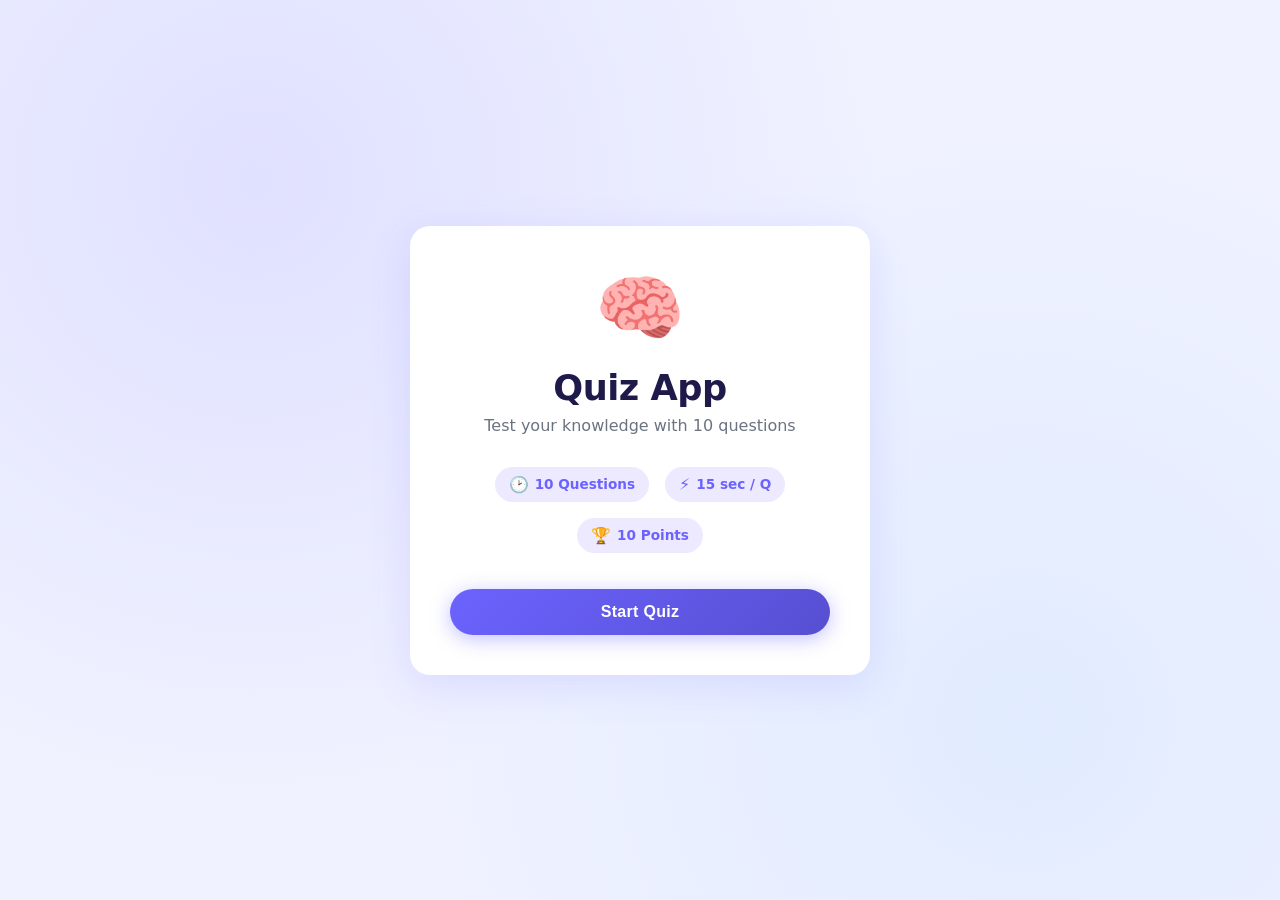
<file: index.html>
<!DOCTYPE html>
<html lang="en">
<head>
    <meta charset="UTF-8">
    <meta name="viewport" content="width=device-width, initial-scale=1.0">
    <title>Quiz App</title>
    <link rel="stylesheet" href="quiz.css">
</head>
<body>

    <!-- START SCREEN -->
    <div class="screen" id="start-screen">
        <div class="card start-card">
            <div class="quiz-icon">&#129504;</div>
            <h1 class="quiz-title">Quiz App</h1>
            <p class="quiz-subtitle">Test your knowledge with 10 questions</p>
            <div class="info-row">
                <div class="info-item">
                    <span class="info-icon">&#128337;</span>
                    <span>10 Questions</span>
                </div>
                <div class="info-item">
                    <span class="info-icon">&#9889;</span>
                    <span>15 sec / Q</span>
                </div>
                <div class="info-item">
                    <span class="info-icon">&#127942;</span>
                    <span>10 Points</span>
                </div>
            </div>
            <button class="btn btn-primary" id="start-btn" onclick="render_questions()">Start Quiz</button>
        </div>
    </div>

    <!-- QUIZ SCREEN -->
    <div class="screen hidden" id="quiz-screen">
        <div class="quiz-container">

            <!-- Top Bar -->
            <div class="quiz-topbar">
                <div class="progress-info">
                    <span class="question-counter">Question <span id="current-q">1</span> of <span id="total-q">10</span></span>
                </div>
                <div class="score-badge">
                    Score: <span id="score">0</span>
                </div>
                <div class="timer-wrap">
                    <div class="timer-circle">
                        <span id="timer">15</span>
                    </div>
                </div>
            </div>

            <!-- Progress Bar -->
            <div class="progress-bar-wrap">
                <div class="progress-bar" id="progress-bar" style="width: 10%"></div>
            </div>

            <!-- Question Card -->
            <div class="card question-card" id="question-card">
                

                <!-- Options -->

                
            </div>

        </div>
    </div>

    <!-- RESULT SCREEN -->
    <div class="screen hidden" id="result-screen">
        <div class="card result-card">

            <div class="result-icon" id="result-icon">&#127942;</div>
            <h2 class="result-title" id="result-title">Excellent!</h2>
            <p class="result-subtitle" id="result-subtitle">You really know your stuff!</p>

            <div class="score-display">
                <div class="score-circle">
                    <span class="score-number" id="final-score">8</span>
                    <span class="score-total">/ 10</span>
                </div>
            </div>

            <div class="stats-row">
                <div class="stat-box correct-stat">
                    <span class="stat-num" id="correct-count">8</span>
                    <span class="stat-label">Correct</span>
                </div>
                <div class="stat-box wrong-stat">
                    <span class="stat-num" id="wrong-count">2</span>
                    <span class="stat-label">Wrong</span>
                </div>
            </div>

            <div class="result-actions">
                <button class="btn btn-primary" id="retry-btn" onclick="playAgain()">&#128257; Play Again</button>
                <button class="btn btn-outline" id="review-btn" onclick="showReview()">&#128203; Review Answers</button>
            </div>

        </div>
    </div>

    <!-- REVIEW SCREEN -->
    <div class="screen hidden" id="review-screen">
        <div class="quiz-container">
            <div class="card review-card">
                <div class="review-topbar">
                    <h2 class="review-title">&#128203; Answer Review</h2>
                    <button class="btn btn-primary btn-sm" onclick="playAgain()">&#128257; Play Again</button>
                </div>
                <div id="review-list" class="review-list"></div>
            </div>
        </div>
    </div>

    <script src="quiz.js"></script>
</body>
</html>
</file>
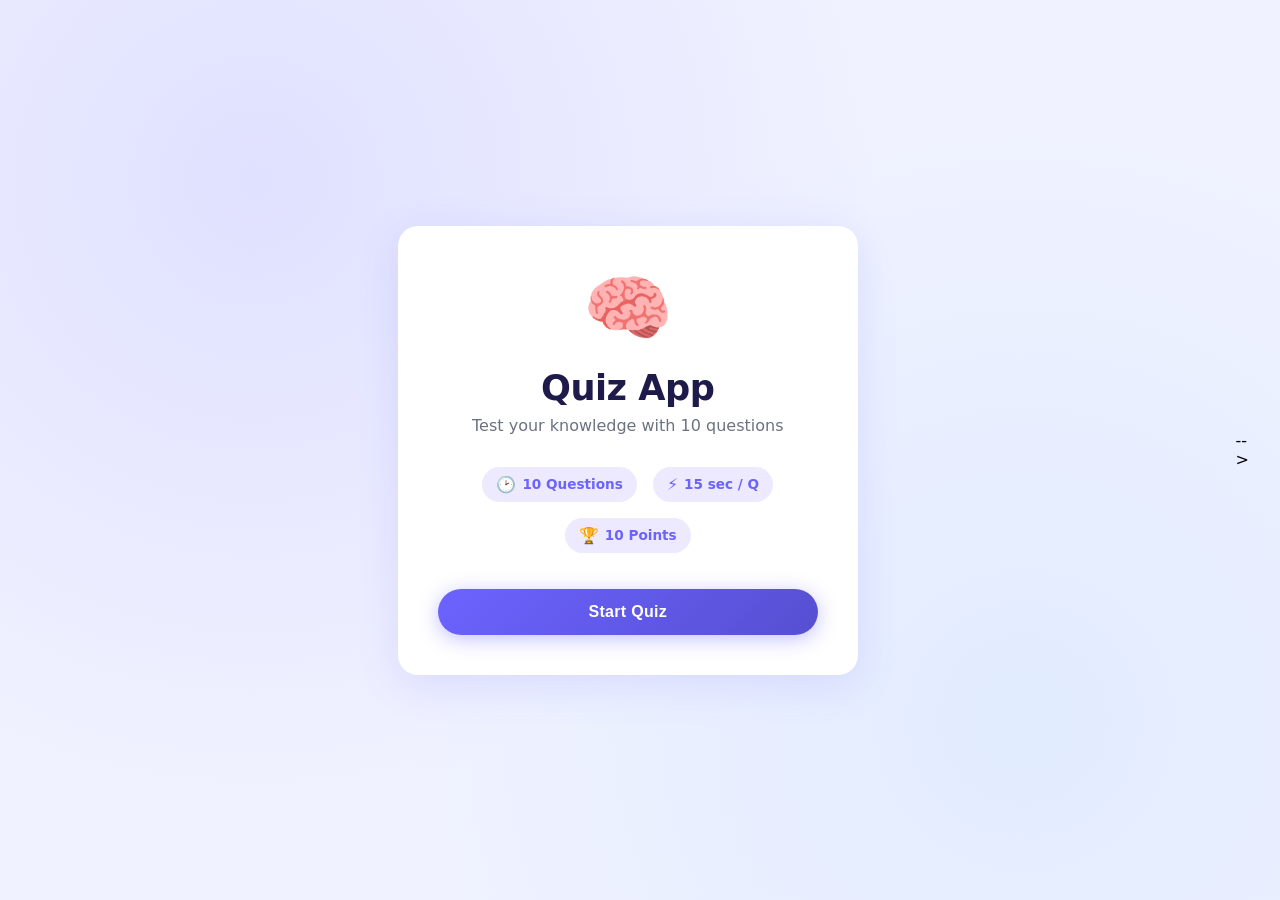
<file: quiz.html>
<!DOCTYPE html>
<html lang="en">
<head>
    <meta charset="UTF-8">
    <meta name="viewport" content="width=device-width, initial-scale=1.0">
    <title>Quiz App</title>
    <link rel="stylesheet" href="quiz.css">
</head>
<body>

    <!-- START SCREEN -->
    <div class="screen" id="start-screen">
        <div class="card start-card">
            <div class="quiz-icon">&#129504;</div>
            <h1 class="quiz-title">Quiz App</h1>
            <p class="quiz-subtitle">Test your knowledge with 10 questions</p>
            <div class="info-row">
                <div class="info-item">
                    <span class="info-icon">&#128337;</span>
                    <span>10 Questions</span>
                </div>
                <div class="info-item">
                    <span class="info-icon">&#9889;</span>
                    <span>15 sec / Q</span>
                </div>
                <div class="info-item">
                    <span class="info-icon">&#127942;</span>
                    <span>10 Points</span>
                </div>
            </div>
            <button class="btn btn-primary" id="start-btn" onclick="render_questions()">Start Quiz</button>
        </div>
    </div>

    <!-- QUIZ SCREEN -->
    <div class="screen hidden" id="quiz-screen">
        <div class="quiz-container">

            <!-- Top Bar -->
            <div class="quiz-topbar">
                <div class="progress-info">
                    <span class="question-counter">Question <span id="current-q">1</span> of <span id="total-q">10</span></span>
                </div>
                <div class="score-badge">
                    Score: <span id="score">0</span>
                </div>
                <div class="timer-wrap">
                    <div class="timer-circle">
                        <span id="timer">15</span>
                    </div>
                </div>
            </div>

            <!-- Progress Bar -->
            <div class="progress-bar-wrap">
                <div class="progress-bar" id="progress-bar" style="width: 10%"></div>
            </div>

            <!-- Question Card -->
            <div class="card question-card" id="question-card">
                

                <!-- Options -->

                
            </div>

        </div>
    </div>

    <!-- RESULT SCREEN -->
    <div class="screen hidden" id="result-screen">
        <div class="card result-card">

            <div class="result-icon" id="result-icon">&#127942;</div>
            <h2 class="result-title" id="result-title">Excellent!</h2>
            <p class="result-subtitle" id="result-subtitle">You really know your stuff!</p>

            <div class="score-display">
                <div class="score-circle">
                    <span class="score-number" id="final-score">8</span>
                    <span class="score-total">/ 10</span>
                </div>
            </div>

            <div class="stats-row">
                <div class="stat-box correct-stat">
                    <span class="stat-num" id="correct-count">8</span>
                    <span class="stat-label">Correct</span>
                </div>
                <div class="stat-box wrong-stat">
                    <span class="stat-num" id="wrong-count">2</span>
                    <span class="stat-label">Wrong</span>
                </div>
            </div>

            <div class="result-actions">
                <button class="btn btn-primary" id="retry-btn" onclick="playAgain()">&#128257; Play Again</button>
                <button class="btn btn-outline" id="review-btn" onclick="showReview()">&#128203; Review Answers</button>
            </div>

        </div>
    </div>

    <!-- REVIEW SCREEN -->
    <div class="screen hidden" id="review-screen">
        <div class="quiz-container">
            <div class="card review-card">
                <div class="review-topbar">
                    <h2 class="review-title">&#128203; Answer Review</h2>
                    <button class="btn btn-primary btn-sm" onclick="playAgain()">&#128257; Play Again</button>
                </div>
                <div id="review-list" class="review-list"></div>
            </div>
        </div>
    </div>

    <script src="quiz.js"></script>
</body>
</html> -->
</file>
<file: quiz.css>
/* ===================== RESET & BASE ===================== */
*, *::before, *::after {
    margin: 0;
    padding: 0;
    box-sizing: border-box;
}

:root {
    --primary: #6c63ff;
    --primary-dark: #564fd1;
    --primary-light: #ede9ff;
    --success: #22c55e;
    --success-light: #dcfce7;
    --danger: #ef4444;
    --danger-light: #fee2e2;
    --warning: #f59e0b;
    --warning-light: #fef3c7;
    --bg: #f0f2ff;
    --card-bg: #ffffff;
    --text: #1e1b4b;
    --text-muted: #6b7280;
    --border: #e5e7eb;
    --shadow: 0 10px 40px rgba(108, 99, 255, 0.15);
    --shadow-sm: 0 2px 12px rgba(0, 0, 0, 0.08);
    --radius: 20px;
    --radius-sm: 12px;
    --transition: 0.25s ease;
}

body {
    font-family: 'Segoe UI', system-ui, -apple-system, sans-serif;
    background: var(--bg);
    min-height: 100vh;
    display: flex;
    align-items: center;
    justify-content: center;
    padding: 20px;
    background-image:
        radial-gradient(circle at 20% 20%, rgba(108, 99, 255, 0.12) 0%, transparent 50%),
        radial-gradient(circle at 80% 80%, rgba(99, 179, 255, 0.10) 0%, transparent 50%);
}

/* ===================== SCREENS ===================== */
.screen {
    width: 100%;
    display: flex;
    align-items: center;
    justify-content: center;
}

.hidden {
    display: none !important;
}

/* ===================== CARD ===================== */
.card {
    background: var(--card-bg);
    border-radius: var(--radius);
    box-shadow: var(--shadow);
    padding: 40px;
    width: 100%;
}

/* ===================== START SCREEN ===================== */
.start-card {
    max-width: 460px;
    text-align: center;
}

.quiz-icon {
    font-size: 72px;
    margin-bottom: 16px;
    display: block;
    animation: float 3s ease-in-out infinite;
}

@keyframes float {
    0%, 100% { transform: translateY(0); }
    50% { transform: translateY(-10px); }
}

.quiz-title {
    font-size: 2.2rem;
    font-weight: 800;
    color: var(--text);
    margin-bottom: 8px;
    letter-spacing: -0.5px;
}

.quiz-subtitle {
    color: var(--text-muted);
    font-size: 1rem;
    margin-bottom: 32px;
}

.info-row {
    display: flex;
    justify-content: center;
    gap: 16px;
    margin-bottom: 36px;
    flex-wrap: wrap;
}

.info-item {
    display: flex;
    align-items: center;
    gap: 6px;
    background: var(--primary-light);
    color: var(--primary);
    font-size: 0.85rem;
    font-weight: 600;
    padding: 8px 14px;
    border-radius: 50px;
}

.info-icon {
    font-size: 1rem;
}

/* ===================== BUTTONS ===================== */
.btn {
    display: inline-flex;
    align-items: center;
    justify-content: center;
    gap: 8px;
    padding: 14px 32px;
    border-radius: 50px;
    font-size: 1rem;
    font-weight: 700;
    cursor: pointer;
    border: none;
    transition: all var(--transition);
    letter-spacing: 0.3px;
}

.btn-primary {
    background: linear-gradient(135deg, var(--primary), var(--primary-dark));
    color: #fff;
    box-shadow: 0 4px 20px rgba(108, 99, 255, 0.4);
    width: 100%;
}

.btn-primary:hover {
    transform: translateY(-2px);
    box-shadow: 0 8px 28px rgba(108, 99, 255, 0.5);
}

.btn-primary:active {
    transform: translateY(0);
}

.btn-outline {
    background: transparent;
    color: var(--primary);
    border: 2px solid var(--primary);
}

.btn-outline:hover {
    background: var(--primary-light);
    transform: translateY(-2px);
}

/* ===================== QUIZ SCREEN ===================== */
.quiz-container {
    width: 100%;
    max-width: 640px;
    display: flex;
    flex-direction: column;
    gap: 16px;
}

/* Top Bar */
.quiz-topbar {
    display: flex;
    align-items: center;
    justify-content: space-between;
    padding: 0 4px;
}

.question-counter {
    font-size: 0.9rem;
    font-weight: 600;
    color: var(--text-muted);
}

.score-badge {
    background: var(--primary-light);
    color: var(--primary);
    font-weight: 700;
    font-size: 0.9rem;
    padding: 6px 16px;
    border-radius: 50px;
}

.timer-wrap {
    display: flex;
    align-items: center;
}

.timer-circle {
    width: 52px;
    height: 52px;
    border-radius: 50%;
    border: 3px solid var(--primary);
    display: flex;
    align-items: center;
    justify-content: center;
    font-size: 1.1rem;
    font-weight: 800;
    color: var(--primary);
    background: var(--primary-light);
    transition: all var(--transition);
}

.timer-circle.warning {
    border-color: var(--warning);
    color: var(--warning);
    background: var(--warning-light);
}

.timer-circle.danger {
    border-color: var(--danger);
    color: var(--danger);
    background: var(--danger-light);
    animation: pulse 0.8s ease-in-out infinite;
}

@keyframes pulse {
    0%, 100% { transform: scale(1); }
    50% { transform: scale(1.1); }
}

/* Progress Bar */
.progress-bar-wrap {
    background: var(--border);
    border-radius: 50px;
    height: 8px;
    overflow: hidden;
}

.progress-bar {
    height: 100%;
    background: linear-gradient(90deg, var(--primary), #a78bfa);
    border-radius: 50px;
    transition: width 0.5s ease;
}

/* Question Card */
.question-card {
    padding: 32px;
    position: relative;
}

.question-number-tag {
    display: inline-block;
    background: var(--primary-light);
    color: var(--primary);
    font-weight: 800;
    font-size: 0.8rem;
    padding: 4px 12px;
    border-radius: 50px;
    margin-bottom: 16px;
    text-transform: uppercase;
    letter-spacing: 1px;
}

.question-text {
    font-size: 1.25rem;
    font-weight: 700;
    color: var(--text);
    line-height: 1.5;
    margin-bottom: 28px;
}

/* Options */
.options-grid {
    display: grid;
    grid-template-columns: 1fr 1fr;
    gap: 12px;
    margin-bottom: 20px;
}

.option-btn {
    display: flex;
    align-items: center;
    gap: 12px;
    padding: 14px 18px;
    background: #f8f9ff;
    border: 2px solid var(--border);
    border-radius: var(--radius-sm);
    cursor: pointer;
    transition: all var(--transition);
    text-align: left;
    font-family: inherit;
}

.option-btn:hover:not(:disabled) {
    border-color: var(--primary);
    background: var(--primary-light);
    transform: translateY(-2px);
    box-shadow: var(--shadow-sm);
}

.option-btn.selected {
    border-color: var(--primary);
    background: var(--primary-light);
}

.option-btn.correct {
    border-color: var(--success);
    background: var(--success-light);
}

.option-btn.wrong {
    border-color: var(--danger);
    background: var(--danger-light);
}

.option-letter {
    display: flex;
    align-items: center;
    justify-content: center;
    width: 30px;
    height: 30px;
    min-width: 30px;
    border-radius: 8px;
    background: white;
    border: 2px solid var(--border);
    font-weight: 800;
    font-size: 0.85rem;
    color: var(--text-muted);
    transition: all var(--transition);
}

.option-btn.selected .option-letter {
    background: var(--primary);
    border-color: var(--primary);
    color: white;
}

.option-btn.correct .option-letter {
    background: var(--success);
    border-color: var(--success);
    color: white;
}

.option-btn.wrong .option-letter {
    background: var(--danger);
    border-color: var(--danger);
    color: white;
}

.option-text {
    font-size: 0.95rem;
    font-weight: 600;
    color: var(--text);
}

/* Feedback */
.feedback {
    display: flex;
    align-items: center;
    gap: 10px;
    padding: 12px 18px;
    border-radius: var(--radius-sm);
    font-weight: 600;
    font-size: 0.95rem;
    margin-top: 8px;
}

.correct-feedback {
    background: var(--success-light);
    color: #15803d;
    border: 1px solid #bbf7d0;
}


.wrong-feedback {
    background: var(--danger-light);
    color: #b91c1c;
    border: 1px solid #fecaca;
}

.feedback.hidden {
    display: none !important;
}

.feedback-icon {
    font-size: 1.1rem;
}

/* Navigation */
.quiz-nav {
    display: flex;
    gap: 12px;
}

.quiz-nav .btn {
    flex: 1;
}

/* ===================== RESULT SCREEN ===================== */
.result-card {
    max-width: 460px;
    text-align: center;
}

.result-icon {
    font-size: 72px;
    display: block;
    margin-bottom: 12px;
    animation: bounceIn 0.6s ease;
}

@keyframes bounceIn {
    0% { transform: scale(0.3); opacity: 0; }
    60% { transform: scale(1.1); }
    100% { transform: scale(1); opacity: 1; }
}

.result-title {
    font-size: 2rem;
    font-weight: 800;
    color: var(--text);
    margin-bottom: 6px;
}

.result-subtitle {
    color: var(--text-muted);
    margin-bottom: 28px;
}

.score-display {
    display: flex;
    justify-content: center;
    margin-bottom: 28px;
}

.score-circle {
    width: 130px;
    height: 130px;
    border-radius: 50%;
    background: linear-gradient(135deg, var(--primary), #a78bfa);
    display: flex;
    flex-direction: column;
    align-items: center;
    justify-content: center;
    box-shadow: 0 8px 32px rgba(108, 99, 255, 0.4);
}

.score-number {
    font-size: 2.8rem;
    font-weight: 900;
    color: white;
    line-height: 1;
}

.score-total {
    font-size: 1rem;
    color: rgba(255,255,255,0.8);
    font-weight: 600;
}

.stats-row {
    display: flex;
    gap: 12px;
    margin-bottom: 32px;
}

.stat-box {
    flex: 1;
    padding: 16px 10px;
    border-radius: var(--radius-sm);
    display: flex;
    flex-direction: column;
    align-items: center;
    gap: 4px;
}

.correct-stat {
    background: var(--success-light);
    border: 1px solid #bbf7d0;
}

.wrong-stat {
    background: var(--danger-light);
    border: 1px solid #fecaca;
}

.skip-stat {
    background: var(--warning-light);
    border: 1px solid #fde68a;
}

.stat-num {
    font-size: 1.8rem;
    font-weight: 900;
    color: var(--text);
}

.correct-stat .stat-num { color: #15803d; }
.wrong-stat .stat-num   { color: #b91c1c; }
.skip-stat .stat-num    { color: #92400e; }

.stat-label {
    font-size: 0.8rem;
    font-weight: 600;
    color: var(--text-muted);
    text-transform: uppercase;
    letter-spacing: 0.5px;
}

.result-actions {
    display: flex;
    flex-direction: column;
    gap: 12px;
}

/* ===================== REVIEW SCREEN ===================== */
.review-card {
    max-width: 640px;
    padding: 32px;
}

.review-topbar {
    display: flex;
    align-items: center;
    justify-content: space-between;
    margin-bottom: 24px;
}

.review-title {
    font-size: 1.4rem;
    font-weight: 800;
    color: var(--text);
}

.btn-sm {
    padding: 10px 20px;
    font-size: 0.85rem;
    width: auto;
}

.review-list {
    display: flex;
    flex-direction: column;
    gap: 16px;
    max-height: 70vh;
    overflow-y: auto;
    padding-right: 4px;
}

.review-item {
    border-radius: var(--radius-sm);
    padding: 18px 20px;
    border-left: 4px solid var(--border);
    background: #f8f9ff;
}

.review-item.review-correct  { border-left-color: var(--success); background: var(--success-light); }
.review-item.review-wrong    { border-left-color: var(--danger);  background: var(--danger-light); }
.review-item.review-skipped  { border-left-color: var(--warning); background: var(--warning-light); }

.review-header {
    display: flex;
    align-items: center;
    justify-content: space-between;
    margin-bottom: 10px;
}

.review-q-num {
    font-weight: 800;
    font-size: 0.8rem;
    color: var(--text-muted);
    text-transform: uppercase;
    letter-spacing: 1px;
}

.review-badge {
    font-size: 0.75rem;
    font-weight: 700;
    padding: 3px 10px;
    border-radius: 50px;
}

.review-badge-correct { background: #dcfce7; color: #15803d; }
.review-badge-wrong   { background: #fee2e2; color: #b91c1c; }
.review-badge-skipped { background: #fef3c7; color: #92400e; }

.review-question {
    font-size: 1rem;
    font-weight: 600;
    color: var(--text);
    margin-bottom: 14px;
    line-height: 1.5;
}

.review-answers {
    display: flex;
    flex-direction: column;
    gap: 8px;
}

.review-answer {
    display: flex;
    align-items: center;
    gap: 10px;
    padding: 8px 12px;
    border-radius: 8px;
    font-size: 0.9rem;
}

.review-your-correct  { background: rgba(34,197,94,0.15); }
.review-your-wrong    { background: rgba(239,68,68,0.12); }
.review-your-skipped  { background: rgba(245,158,11,0.12); }
.review-correct-ans   { background: rgba(34,197,94,0.15); }

.review-label {
    font-weight: 700;
    color: var(--text-muted);
    font-size: 0.8rem;
    min-width: 110px;
    text-transform: uppercase;
    letter-spacing: 0.4px;
}

.review-value {
    font-weight: 600;
    color: var(--text);
}

/* ===================== RESPONSIVE ===================== */
@media (max-width: 500px) {
    .card {
        padding: 24px 20px;
    }

    .options-grid {
        grid-template-columns: 1fr;
    }

    .quiz-title {
        font-size: 1.8rem;
    }

    .question-text {
        font-size: 1.1rem;
    }

    .quiz-nav {
        flex-direction: column;
    }

    .stats-row {
        gap: 8px;
    }
}
</file>
